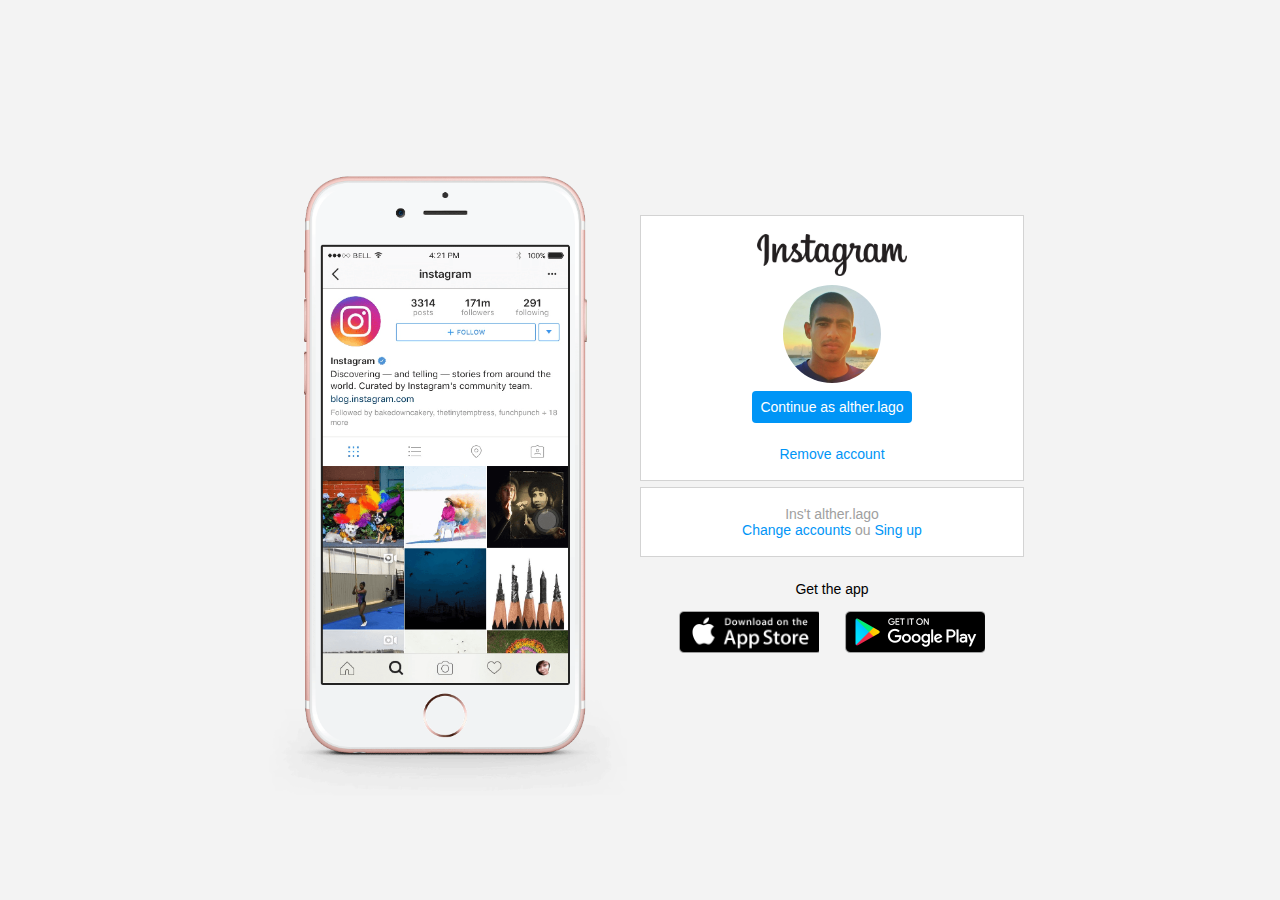
<file: instagram-clone/index.html>
<!DOCTYPE html>
<html lang="en">
    <head>
        <meta charset="UTF-8">
        <meta name="viewport" content="width=device-width, initial-scale=1.0">
        <link rel="stylesheet" href="style.css">
        <title>Instagram</title>
    </head>
    <body>
        <div class="instagram-wrapper">
            <div class="instagram-phone">
                <img src="./img/instagram-celular.png" alt="celular">
            </div>
            <div class="instagram-continue">
                <div class="group">
                    <img src="./img/instagram-logo.png" class="instagram-logo"alt="instagram logo">
                    <div class="profile-photo">
                        <img src="./img/perfil-instagram.jpg" alt="foto de perfil">
                    </div>
                    <a href="#" class="instagram-login">Continue as alther.lago</a>
                    <a href="#" class="instagram-logout">Remove account</a>
                </div>
                <div class="group">
                    <p class="not-account">Ins't alther.lago</p>
                    <p class="not-account">
                        <span class="link-blue">Change accounts</span>
                        ou
                        <span class="link-blue">Sing up</span>
                    </p>
                </div>
                <div class="get-the-app">
                    <p class="get-app">Get the app</p>
                    <div class="download">
                        <a href="#" class="app-download"></a>
                        <a href="#" class="app-download"></a>
                    </div>
                </div>
            </div>
        </div>
    </body>
</html>
</file>
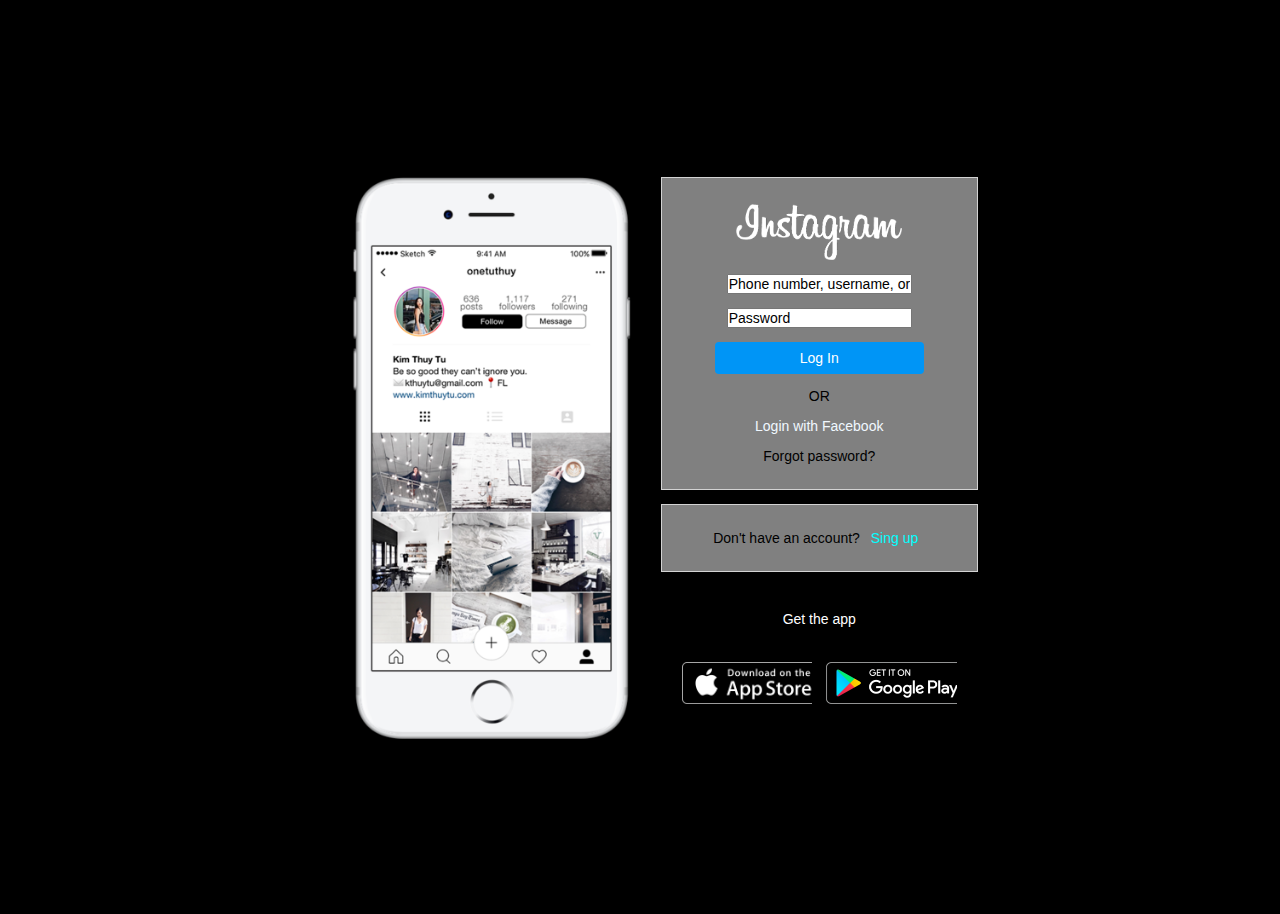
<file: instagram-remake/index.html>
<!-- 
TODO

1. Instagram black and green
2. Initial page with email and password 

-->

<html>
    <head>
        <meta charset="UTF-8">
        <meta name="viewport" content="width=device-width, initial-scale=1.0">
        <meta name="description" content="Remake Initial Page Instagram">
        <link rel="stylesheet" href="style.css">
        <title>Instagram</title>
    </head>
    <body>
        <div class="instagram-wrapper">
            <div class="instagram-phone">
                <img src="./img/profile-insta.png" alt="Iphone with profile instagram">
                <!--color= transparent + https://tinypng.com/-->
            </div>
            <div class="right-group">
                <div class="group">
                    <img src="./img/logo-insta-white.png" class="instagram-logo" alt="White Instagram Logo Icon">
                    <input type="text" id="flogin" name="flogin" value="Phone number, username, or email">
                    <input type="text" id="fpassword" name="fpassword" value="Password">
                    <a href="#" class="instagram-login">Log In</a>
                    <p class="instagram-or">OR</p>
                    <a href="#" class="instagram-facebook">Login with Facebook</a>
                    <p class="instagram-forgot-password">Forgot password?</p>
                </div>
                <div class="group">
                        <p class="sing-up">
                        Don't have an account? 
                        <span class="link-blue">Sing up</span>
                    </p>
                </div>
                <div class="get-the-app">
                    <p class="get-app">Get the app</p>
                    <div class="download">
                        <a href="#" class="app-download"></a>
                        <a href="#" class="app-download"></a>
                    </div>
                </div>
            </div>

        </div>
    </body>
</html>
</file>
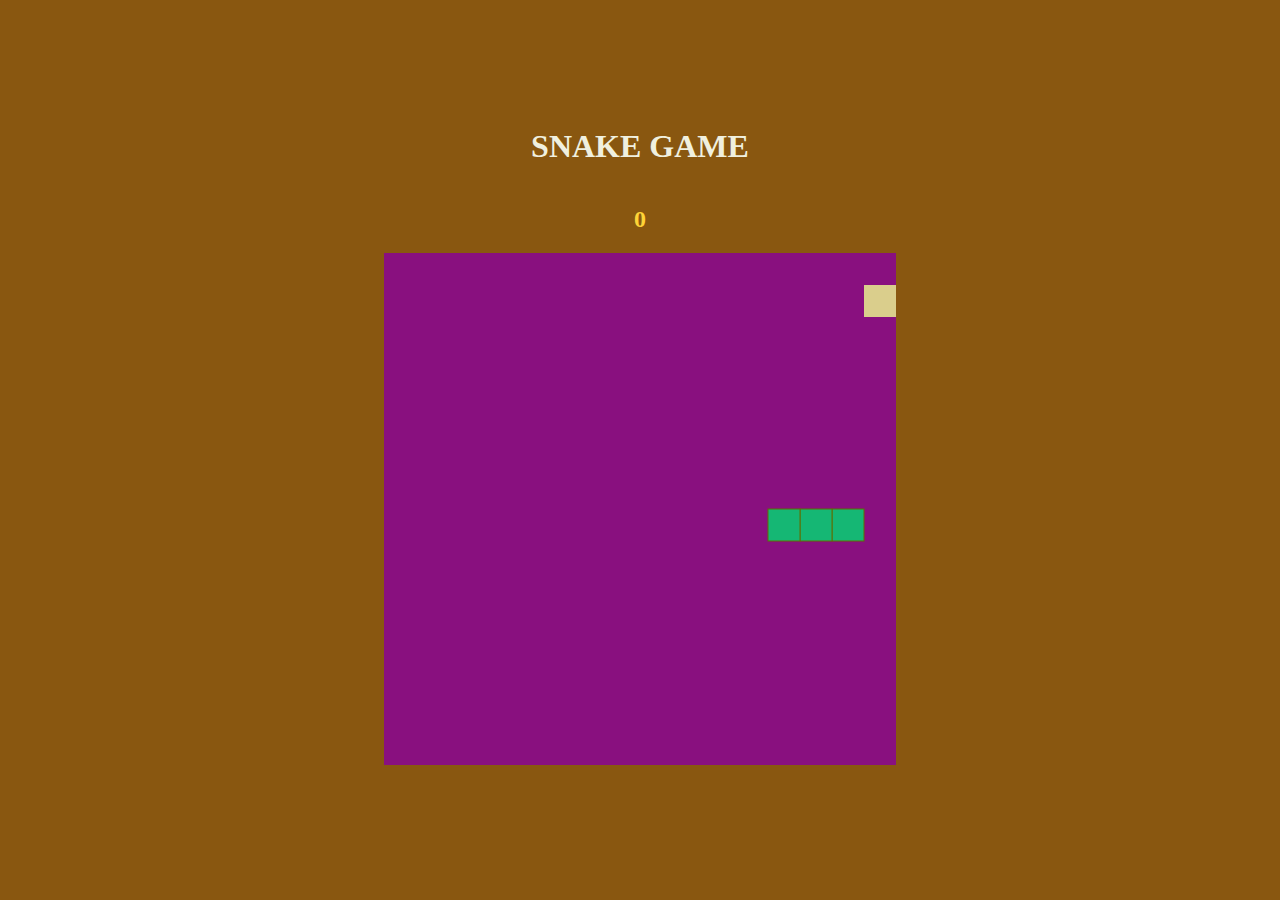
<file: snake-game-remake/index.html>
<!DOCTYPE html>
<html lang="en">
<head>
    <meta charset="UTF-8">
    <meta http-equiv="X-UA-Compatible" content="IE=edge">
    <meta name="viewport" content="width=device-width, initial-scale=1.0">
    <link rel="stylesheet" href="style.css">
    <script defer src="script.js"></script> <!--defer = loading at last-->
    <title>Snake Game Remake</title>
</head>
<body>
    <h1>SNAKE GAME</h1>  
    <h2 id="score">0</h2>
    <canvas id="snakeBoard" width="512" height="512"></canvas>
</file>
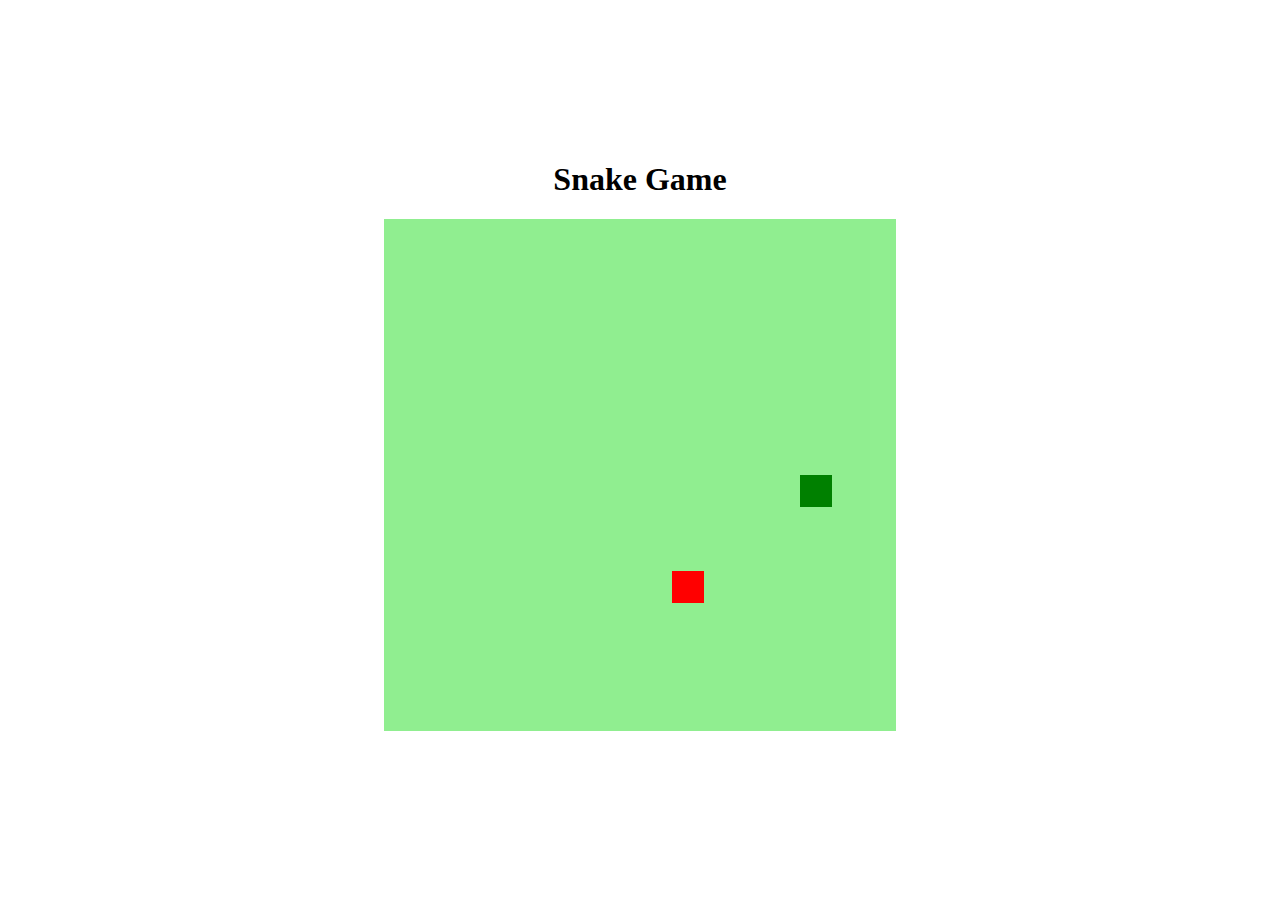
<file: snake-game/index.html>
<!DOCTYPE html>
<html lang="en">
<head>
    <meta charset="UTF-8">
    <meta http-equiv="X-UA-Compatible" content="IE=edge">
    <meta name="viewport" content="width=device-width, initial-scale=1.0">
    <link rel="stylesheet" href="style.css">
    <script defer src="script.js"></script>
    <!--defer = loading at last-->
    <title>Snake Game</title>
</head>
<body>
    <h1>Snake Game</h1>
    <canvas id="snake" width="512" height="512"></canvas>
</body>
</html>
</file>
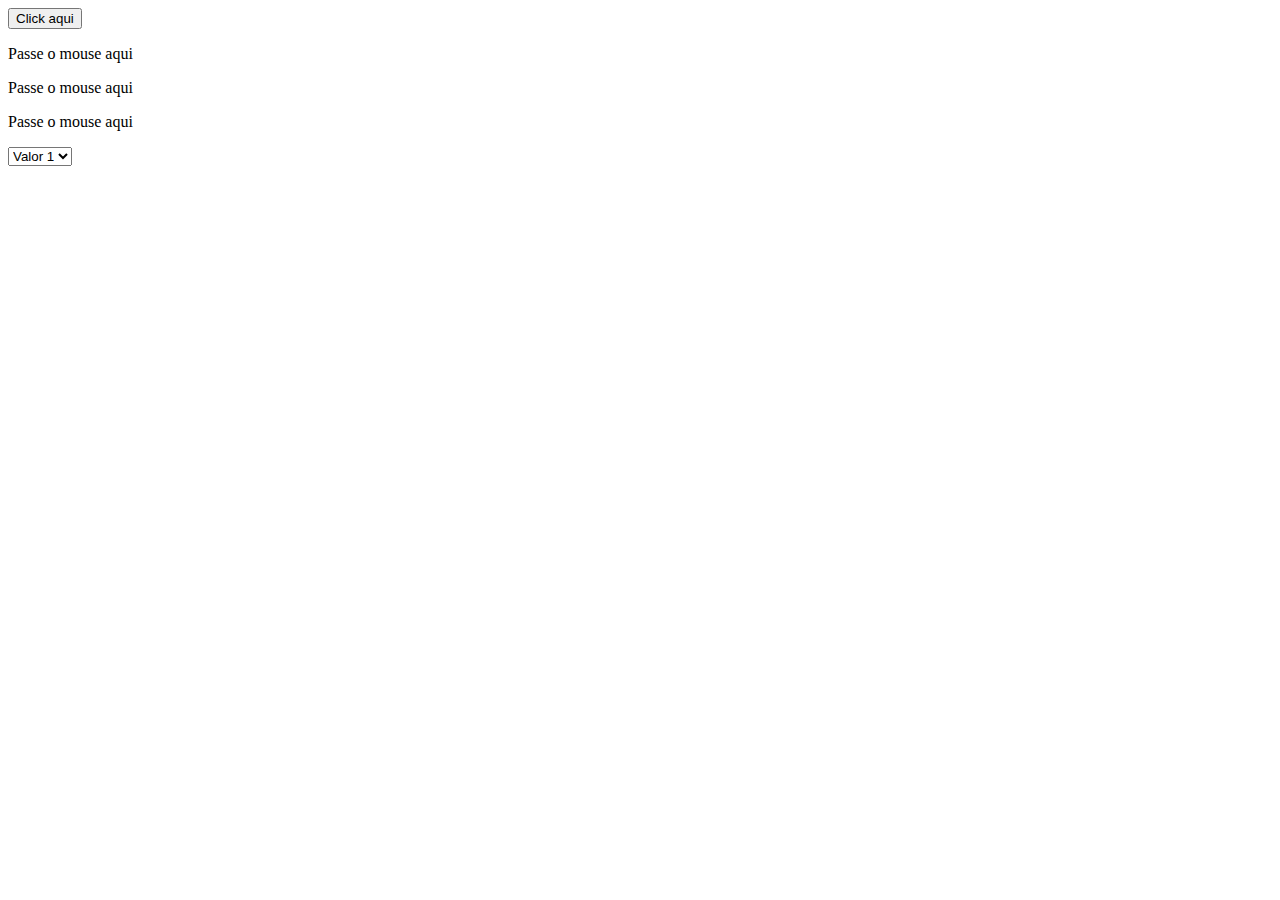
<file: first-steps/javascript/index.html>
<!DOCTYPE html>
    <html lang="pt-br">
        <head>
            <title>Minha página</title>
            <meta charset="utf-8">
            <script type="text/javascript" src="js/main.js"></script>
        </head>
        <body onload="load()">
            <button type="button" onclick="clicou()">Click aqui</button>
            <p id="agradecimento" onclick="redirecionar()"></p>
            <!-- <p id="mousemove" onmouseover="trocar()" onmouseout="voltar()">Passe o mouse aqui</p> -->
            <p onmouseover="trocar(this)" onmouseout="voltar(this)">Passe o mouse aqui</p>
            <p onmouseover="trocar(this)" onmouseout="voltar(this)">Passe o mouse aqui</p>
            <p onmouseover="trocar(this)" onmouseout="voltar(this)">Passe o mouse aqui</p>
        
            <select onchange="funcaoChange(this)">
                <option value="1">Valor 1</option>
                <option value="2">Valor 2</option>
                <option value="3">Valor 3</option>
            </select>
        </body>
    </html>
</file>
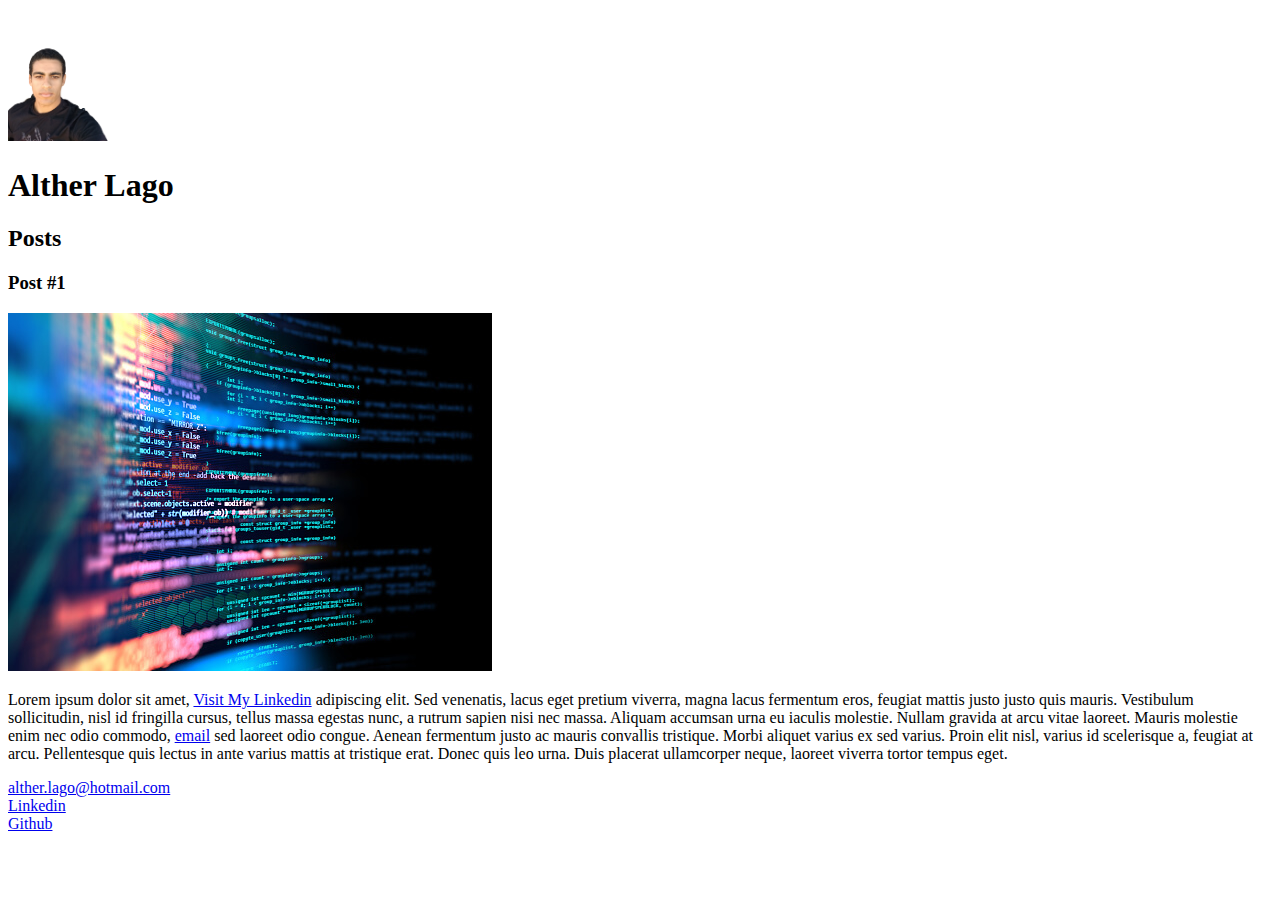
<file: intro.html>
<!DOCTYPE html>
<html>

<head>
    <meta charset="utf-8">
    <title>Alther Lago</title>
</head>

<body>
    <header>
        <img src="perfil.png"
        alt="Foto do rosto de Alther Lago"
        width="100px"
        height="auto"> 
        <h1>Alther Lago</h1>
    </header>
    <section>
        <header>
            <h2>Posts</h2>
        </header>
        <article>
            <header>
                <h3>Post #1</h3>
                <img src="code-smaller.jpg" alt="Linhas de código na tela">
                <!--Encontrar foto: https://unsplash.com-->
                <!--Reduzir o tamanho da foto: https://tinypng.com/-->
               
            </header>
            <p>
                Lorem ipsum dolor sit amet,  <a href="https://www.linkedin.com/in/alther-lago/" target="_blank">Visit My Linkedin</a> adipiscing elit.
                Sed venenatis, lacus eget pretium viverra, magna lacus fermentum eros, feugiat mattis justo justo quis
                mauris. Vestibulum sollicitudin, nisl id fringilla cursus, tellus massa egestas nunc, a rutrum sapien
                nisi nec massa. Aliquam accumsan urna eu iaculis molestie. Nullam gravida at arcu vitae laoreet. Mauris
                molestie enim nec odio commodo, <a href="mailto:alther@gmail.com"> email</a> sed laoreet odio congue. Aenean fermentum justo ac mauris convallis
                tristique. Morbi aliquet varius ex sed varius. Proin elit nisl, varius id scelerisque a, feugiat at
                arcu. Pellentesque quis lectus in ante varius mattis at tristique erat. Donec quis leo urna. Duis
                placerat ullamcorper neque, laoreet viverra tortor tempus eget.
            </p>
            
        </article>
    </section>
    <footer>
        <li>
            <a href="mailto:alther.lago@hotmail.com">alther.lago@hotmail.com</a>
        </li>
        <li>
            <a href="https://www.linkedin.com/in/alther-lago/" target="_blank">Linkedin</a>
        </li>
        <li>
            <a href="https://github.com/AltherLago" target="_blank">Github</a>
        </li>
    </footer>
</body>

</html>
</file>
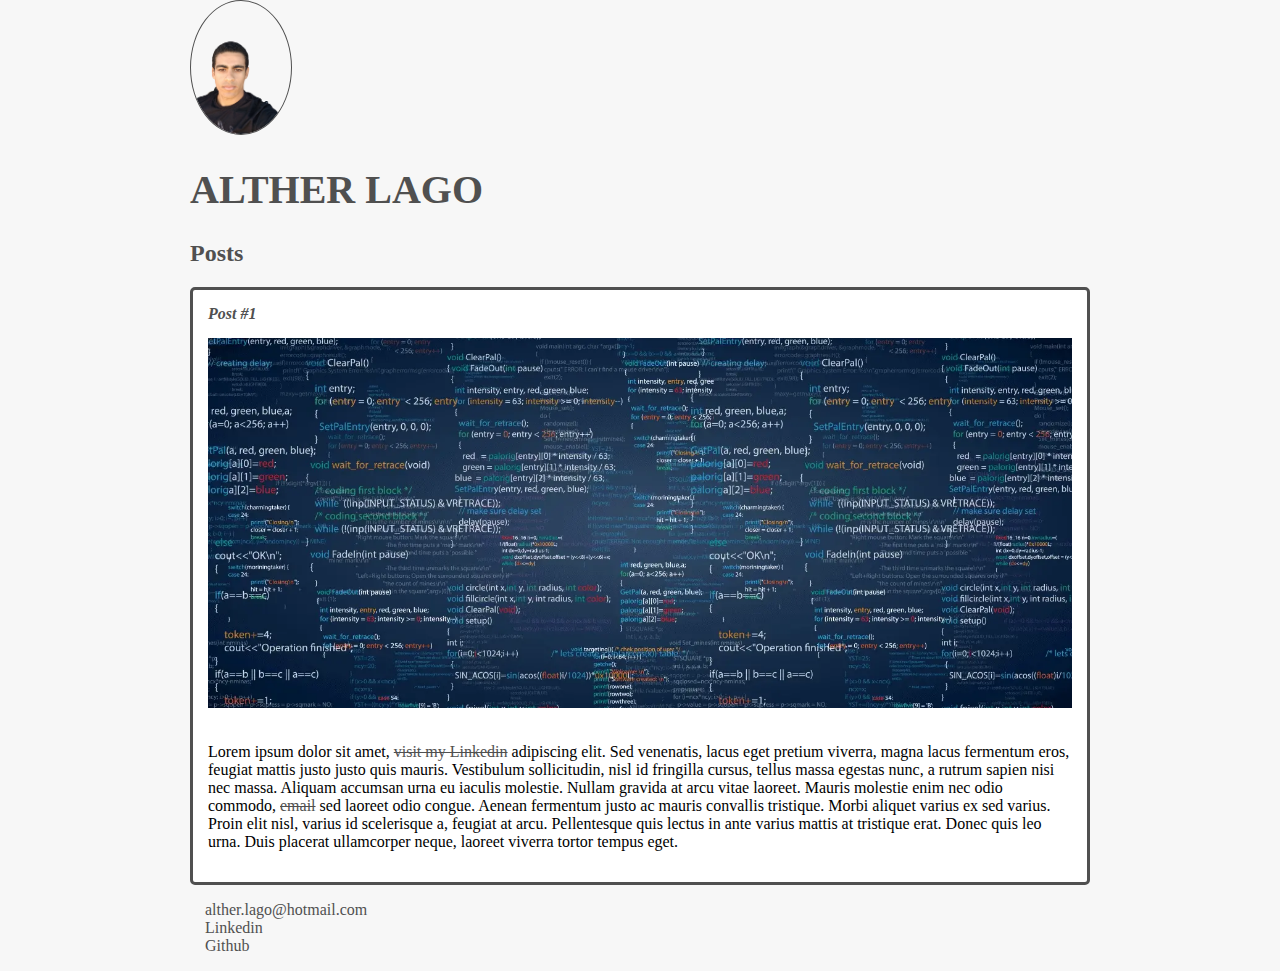
<file: first-steps/intro.html>
<!DOCTYPE html>
<html>

<head>
    <meta charset="utf-8">
    <title>Alther Lago</title>
</head>

<body>
    <header>
        <img src="perfil.png"
        class="photo"
        alt="Foto do rosto de Alther Lago"
        width="100px"
        height="auto"> 
        <h1 id="title">Alther Lago</h1>
        <link rel="stylesheet" href="style.css">
    </header>
    <section>
        <header>
            <h2 class="subtitle">Posts</h2>
        </header>
        <article class="post">
            <header>
                <h3 class="post_title">Post #1</h3>
                <img class="post_image" src="coding-smaller.webp" alt="Linhas de código na tela">
                <!--Encontrar foto: https://unsplash.com-->
                <!--Reduzir o tamanho da foto: https://tinypng.com/-->
               
            </header>
            <p class="post_content">
                Lorem ipsum dolor sit amet,  <a href="https://www.linkedin.com/in/alther-lago/" target="_blank">visit my Linkedin</a> adipiscing elit.
                Sed venenatis, lacus eget pretium viverra, magna lacus fermentum eros, feugiat mattis justo justo quis
                mauris. Vestibulum sollicitudin, nisl id fringilla cursus, tellus massa egestas nunc, a rutrum sapien
                nisi nec massa. Aliquam accumsan urna eu iaculis molestie. Nullam gravida at arcu vitae laoreet. Mauris
                molestie enim nec odio commodo, <a href="mailto:alther@gmail.com"> email</a> sed laoreet odio congue. Aenean fermentum justo ac mauris convallis
                tristique. Morbi aliquet varius ex sed varius. Proin elit nisl, varius id scelerisque a, feugiat at
                arcu. Pellentesque quis lectus in ante varius mattis at tristique erat. Donec quis leo urna. Duis
                placerat ullamcorper neque, laoreet viverra tortor tempus eget.
            </p>
            
        </article>
    </section>
    <footer>
        <ul class="contact_list">
            <li>
                <a href="mailto:alther.lago@hotmail.com">alther.lago@hotmail.com</a>
            </li>
            <li>
                <a href="https://www.linkedin.com/in/alther-lago/" target="_blank">Linkedin</a>
            </li>
            <li>
                <a href="https://github.com/AltherLago" target="_blank">Github</a>
            </li>
        </ul>
    </footer>
</body>

</html>
</file>
<file: instagram-clone/style.css>
* {
    padding: 0%;
    margin: 0;
    box-sizing: border-box;
    text-decoration: none; /* tirar a linha de baixo das âncoras*/
    font-family: sans-serif;
    font-size: 14px; /*padrão*/
}

body {
    width: 100%;
    min-height: 100vh;
    background-color: rgb(243,243,243);
    margin: 0;
    padding: 0;
    display: flex;
    justify-content: center;
}

.instagram-wrapper {
    display: flex; /*eixo x*/ /*todos os itens ficaram em linha ocupando todo o espaço necessário*/
    align-items: center; /*eixo y*/
    justify-content: start;
    width: 60%;
    height: 100vh;
}

.instagram-phone {
    display: flex;
    align-items: center;
    justify-content: center;
    width: 50%;
}

.instagram-phone img {
    height: 50rem;
}

.instagram-continue { /*só pegou os p*/
    display: flex;
    align-items: center; /*horizontal*/
    justify-content: space-around; /*vertical*/
    flex-direction: column; /*abaixo do ouotro*/
    width: 50%;
    min-height: 34rem;
}

.group { /*pegou tudo*/
    display: flex;
    justify-content: space-between;
    align-items: center;
    flex-direction: column;
    background-color: #ffffff;
    width: 100%;
    padding: 1.3rem 0;
    border: 1px solid lightgray;
}

.group:nth-child(1) { /*get children elements*/
    min-height: 19rem;
}

.instagram-logo {
    height: 3rem;
}

.profile-photo {
    display: flex;
    justify-content: center;
    align-items: center;
    border-radius: 50%;
    overflow: hidden; /*para não exceder*/
}

.profile-photo img {
    height: 7rem;
}

.instagram-login {
    background-color: #0095f6;
    color: #ffffff;
    padding: 8px;
    border-radius: 4px;
}

.instagram-logout {
    color: #0095f6;
    margin-top: 1rem;
}

.not-account {
    color: rgb(160,160,160);
}

.link-blue {
    color: #0095f6;
}

.get-the-app {
    display: flex;
    flex-direction: column;
    align-items: center;
    justify-content: center;
    width: 100%;
    padding: 1.3rem 0;
}

.download {
    display: flex;
    width: 100%;
    align-items: center;
    justify-content: space-evenly; /*espaços iguais*/
    padding: 1rem;
}

.app-download {
    height: 3rem;
    width: 10rem;
    background-size: cover; /*para setar*/
}

.app-download:nth-child(1) {
    background-image: url('./img/apple-button.png');
}

.app-download:nth-child(2) {
    background-image: url('./img/googleplay-button.png');
}

/*media queries*/

@media (max-width: 1024px) {
    .instagram-wrapper {
        width: 90%;
    }
} 

@media (max-width: 650px) {
    body {
        background-color: #ffffff;
    }
    
    .instagram-wrapper {
        width: 90%;
    }    

    .instagram-phone {
        display: none;
    }

    .instagram-continue {
        width: 100%; 
    }

    .group {
        border: 1px transparent;
    }
}
</file>
<file: instagram-remake/style.css>
* {
    padding: 0%;
    margin: 0.5rem;
    box-sizing: border-box;
    text-decoration: none;
    font-family: sans-serif;
    font-size: 14px;
}

body {
    width: 100%;
    min-height: 100vh;
    background-color: black;
    margin: 0;
    padding: 0;
    display: flex;
    justify-content: center;
}

.instagram-wrapper {
    display: flex;
    align-items: center;
    justify-content: start;
    width: 50%;
    height: 100vh;
}

.instagram-phone {
    display: flex;
    align-items: center;
    justify-content: center;
    width: 50%;
}

.instagram-phone img {
    height: 45rem;
}

.right-group {
    display: flex;
    align-items: center;
    justify-content: space-around;
    flex-direction: column;
    width: 50%;
    min-height: 34rem;
}

.group {
    display: flex;
    justify-content: space-between;
    align-items: center;
    flex-direction: column;
    background-color: gray;
    width: 100%;
    padding: 1.3rem 0;
    border: 1px solid lightgray;
}

.group:nth-child(1) {
    min-height: 19rem;
}

.instagram-logo {
    height: 4rem;
}

.instagram-login {
    background-color: #0095f6;
    color: white;
    padding: 8px 85px;
    border-radius: 4px;
}

.instagram-facebook {
    color: aliceblue;
    /*
    margin: 1rem 0 1rem 0;
    */
}

.link-blue {
    color: aqua;
}

.get-the-app {
    display: flex;
    flex-direction: column;
    align-items: center;
    justify-content: center;
    width: 100%;
    padding: 1.3rem 0;
}

.get-app {
    color: white;
}

.download {
    display: flex;
    width: 100%;
    align-items: center;
    justify-content: space-evenly;
    padding: 1rem;
}

.app-download {
    height: 3rem;
    width: 10rem;
    background-size: cover;
}

.app-download:nth-child(1) {
    background-image: url('./img/apple-button.png');
}


.app-download:nth-child(2) {
    background-image: url('./img/googleplay-button.png');
}

@media (max-width: 1024px) {
    .instagram-wrapper {
        width: 90%;
    }
}

@media (max-width: 650px) {
    
    body {
        background-color: gray;
    }
    
    .instagram-wrapper {
        width: 90%;
    }

    .instagram-phone {
        display: none;
    }

    .right-group {
        width: 100%;
    }

    .group {
        border: 1px transparent; 
    }
}
</file>
<file: snake-game-remake/style.css>
/*TODO BASICS CENTER AND CHANGE COLORS*/
body{
    height: 95vh;

    display: flex;
    justify-content: center; /* axis x */
    align-items: center; /* axis y */
    flex-direction: column;
    
    background-color:#895710; /*https://www.color-hex.com/*/
}

h1{
    color: #f0f0df;
    font-family: cursive;
}

h2{
    color: #fed337;
}
/*TODO BUTTON RESTART GAME*/
</file>
<file: snake-game/style.css>
body{
    height: 95vh;
    width: 95;

    display: flex;
    justify-content: center; /* X */
    align-items: center; /* Y */
    flex-direction: column;
}
</file>
<file: first-steps/style.css>
body {
    background: #f7f7f7;
    font-family: Verdana;
    max-width: 900px;
    margin: auto;
}

.photo {
    border: 1px solid #505050;
    border-radius: 50%;
    /*If was square picture will be a circle*/
}

#title, .subtitle, .post_title {
    color: #505050;
}

#title {
    font-size: 40px;
    text-transform: uppercase;
}

a {
    text-decoration: line-through;
    color: #505050;
}

.post_title {
    font-size: 16px;
    font-style: italic;
    margin: 0;
    margin-bottom: 15px;
}

.post {
    background: white;
    padding: 15px;
    border: 3px solid #505050;
    margin-bottom: 10px;
    border-radius: 5px;
}

.pos_content {
    margin: 0px;
    margin-bottom: 15px;
    text-transform: capitalize;
    text-align: justify;
}

.post_image {
    margin-bottom: 15px;
    width: 100%;
}

.contact_list {
    list-style-type: none;
    padding-left: 15px;
}

.contact_list li a {
    text-decoration: none;
}
</file>
